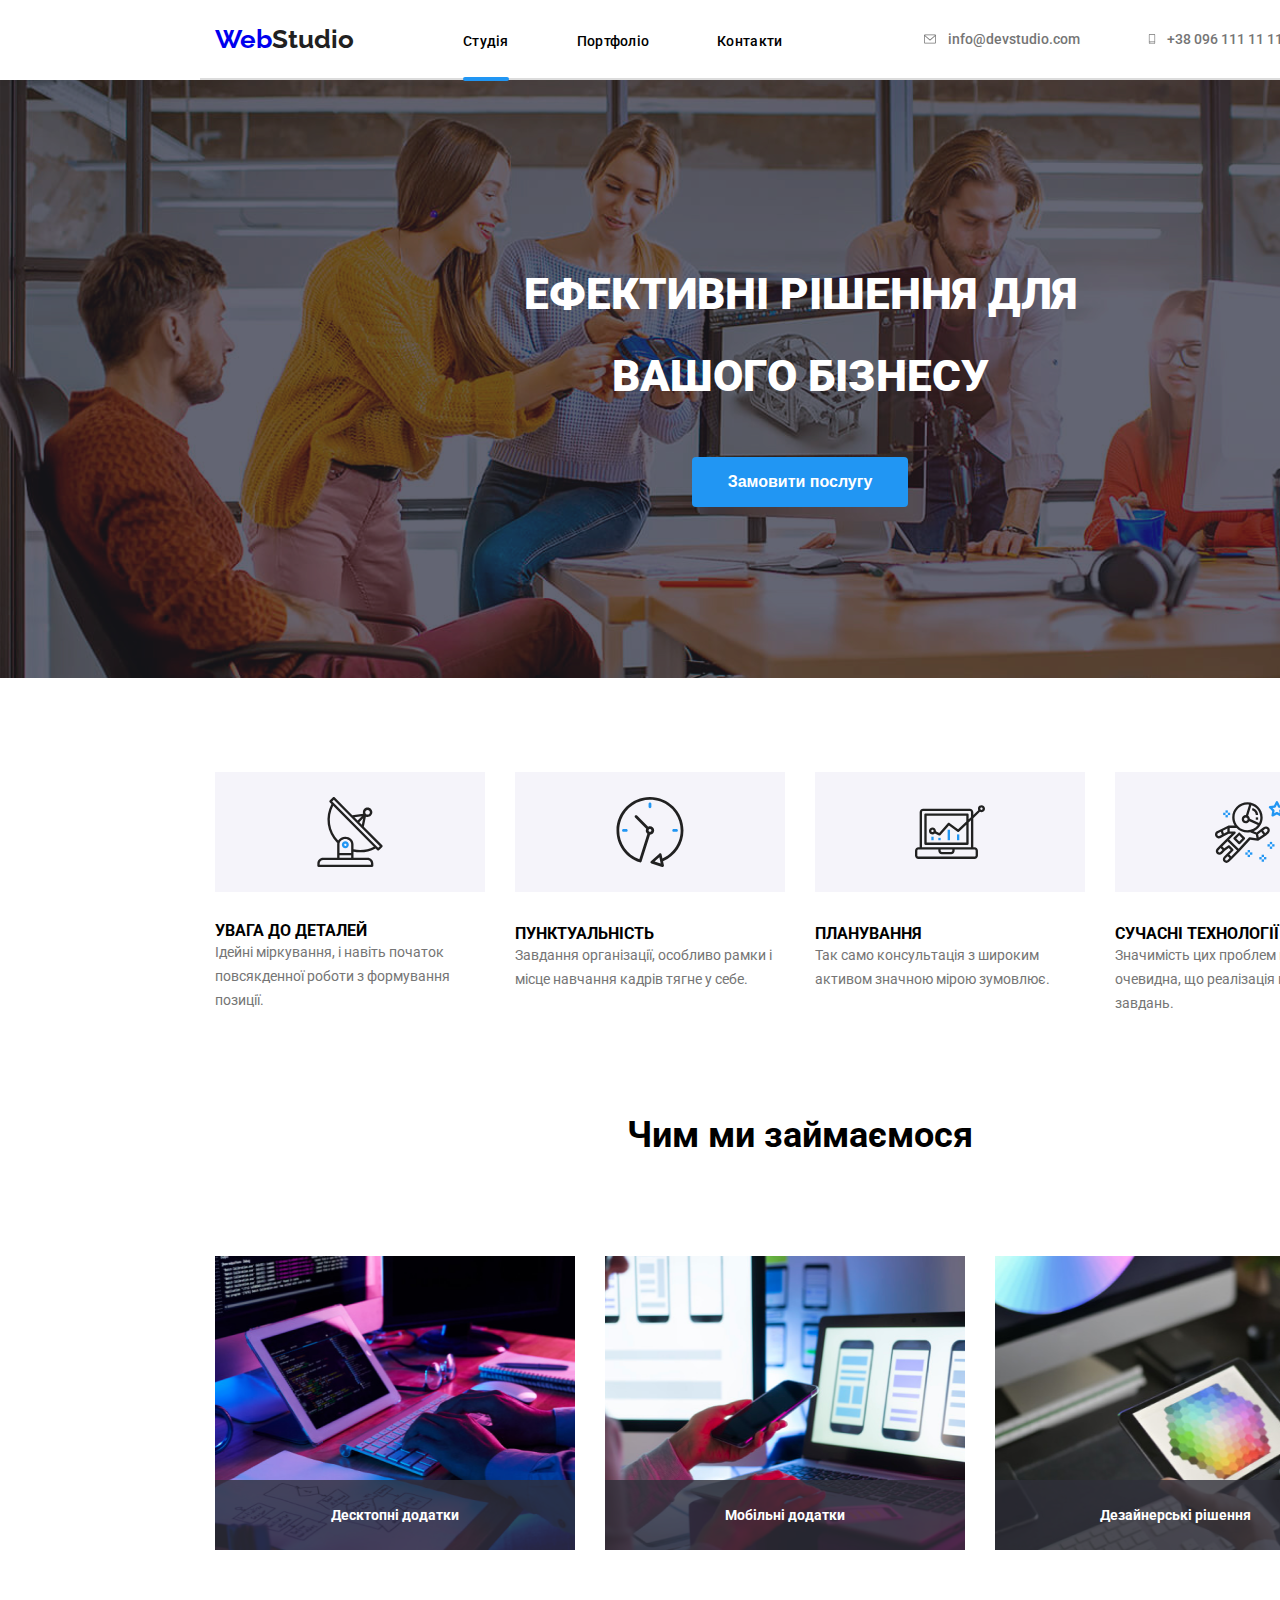
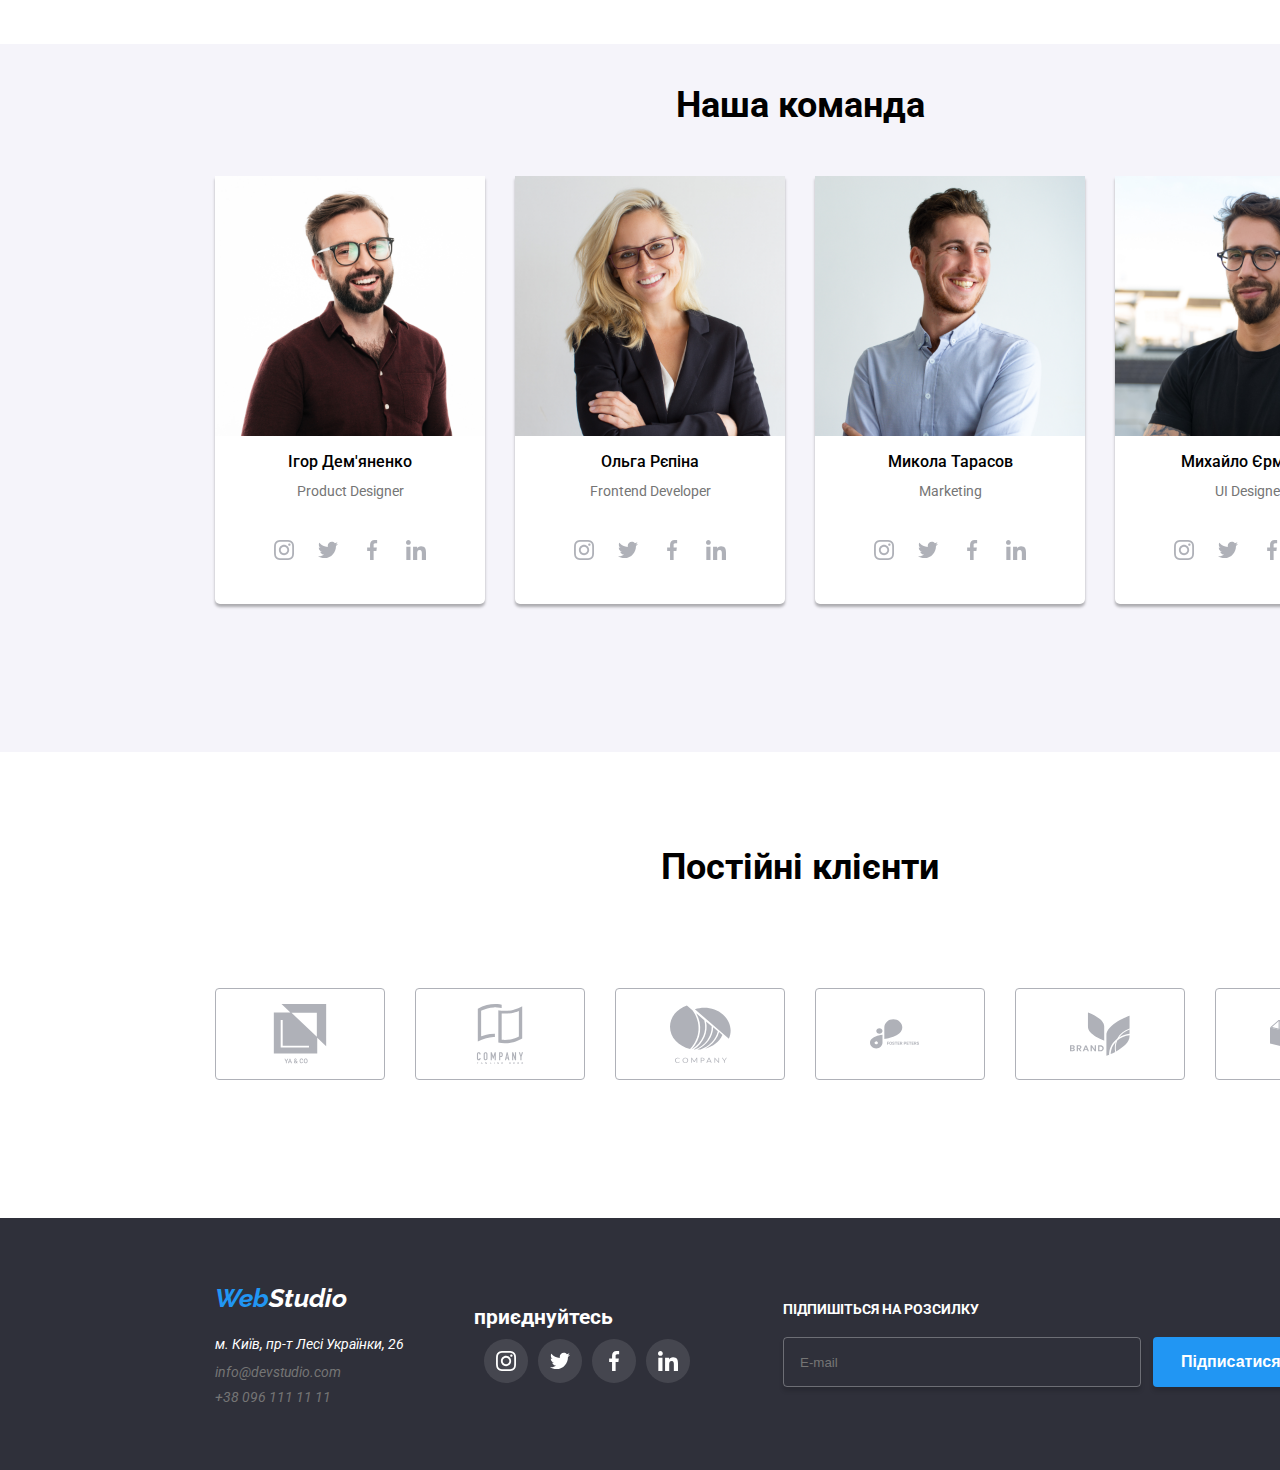
<file: index.html>
<!DOCTYPE html>
<html lang="uk">

<head>
  <meta charset="UTF-8" />
  <meta name="viewport" content="width=device-width, initial-scale=1.0" />
  <title>ДЗ 31</title>
  <link rel="preconnect" href="https://fonts.googleapis.com" />
  <link rel="preconnect" href="https://fonts.gstatic.com" crossorigin />
  <link
    href="https://fonts.googleapis.com/css2?family=Raleway:ital,wght@0,700;1,700&family=Roboto:wght@400;500;700;900&display=swap"
    rel="stylesheet" />
  <link rel="stylesheet" href="https://cdnjs.cloudflare.com/ajax/libs/animate.css/4.1.1/animate.min.css" />
  <link rel="stylesheet" href="./css/main.min.css">
</head>
<body>
  <header class="header">
    <div class="container header-flex">
      <nav class="header-navigation">
        <a class="header-logo" href="./portfolio.html">Web<span class="studio">Studio</span></a>
        <ul class="header-nav-list">
          <li class="header-nav-item">
            <a class="header-nav-link current" href="./index.html">Студія</a>
          </li>
          <li class="header-nav-item">
            <a class="header-nav-link" href="./portfolio.html">Портфоліо</a>
          </li>
          <li class="header-nav-item">
            <a class="header-nav-link" href="./portfolio.html">Контакти</a>
          </li>
        </ul>
      </nav>
      <ul class="header-contact-list">
        <li class="header-contact-item">
          <svg class="contact-item" width="16" height="12">
            <use href="./img/sprite.svg#icon-gmail"></use>
          </svg>
          <a class="header-contact-link" href="mailto:info@devstudio.com">info@devstudio.com</a>
        </li>
        <li class="header-contact-item">
          <svg class="contact-item" width="10" height="16">
            <use href="./img/sprite.svg#icon-smartphone"></use>
          </svg>
          <a class="header-contact-link" href="tel:+380961111111">+38 096 111 11 11</a>
        </li>
      </ul>
    </div>
  </header>
  <main class="main">
    <section class="hero">
      <div class="container hero-flex">
        <h2 class="hero-title">
          ЕФЕКТИВНІ РІШЕННЯ ДЛЯ <span class="business">ВАШОГО БІЗНЕСУ</span>
        </h2>
        <button type="button" class="hero-btn btn-open" data-open-modal>
          Замовити послугу
        </button>
      </div>
    </section>
    <section class="advantages">
      <div class="container">
        <ul class="advantages-list">
          <li class="advantages-item-antenna">
            <h3 class="advantages-headline">УВАГА ДО ДЕТАЛЕЙ</h3>
            <p class="advantages-text">
              Ідейні міркування, і навіть початок повсякденної роботи з
              формування позиції.
            </p>
          </li>
          <li class="advantages-item-clock">
            <h3 class="advantages-headline">ПУНКТУАЛЬНІСТЬ</h3>
            <p class="advantages-text">
              Завдання організації, особливо рамки і місце навчання кадрів
              тягне у себе.
            </p>
          </li>
          <li class="advantages-item-computer">
            <h3 class="advantages-headline">ПЛАНУВАННЯ</h3>
            <p class="advantages-text">
              Так само консультація з широким активом значною мірою зумовлює.
            </p>
          </li>
          <li class="advantages-item-astronaut">
            <h3 class="advantages-headline">СУЧАСНІ ТЕХНОЛОГІЇ</h3>
            <p class="advantages-text">
              Значимість цих проблем настільки очевидна, що реалізація
              планових завдань.
            </p>
          </li>
        </ul>
      </div>
    </section>
    <section class="examples">
      <div class="container">
        <h2 class="examples-headline">Чим ми займаємося</h2>
        <ul class="examples-list">
          <li class="examples-item">
            <div class="example-item-wrapp">
              <img src="./img/work.png" alt="програмування" class="examples-img" width="200" />
              <div class="example-item-wrapp-text">Десктопні додатки</div>
            </div>
          </li>
          <li class="examples-item">
            <div class="example-item-wrapp">
              <img src="./img/design.png" alt="дизайн" class="examples-img" width="200" />
              <div class="example-item-wrapp-text">Мобільні додатки</div>
            </div>
          </li>
          <li class="examples-item">
            <div class="example-item-wrapp">
              <img src="./img/colour.png" alt="огляд" class="examples-img" width="200" />
              <div class="example-item-wrapp-text">Дезайнерські рішення</div>
            </div>
          </li>
        </ul>
      </div>
    </section>
    <section class="team">
      <div class="container team-flex">
        <h2 class="team-headline-title">Наша команда</h2>
        <ul class="team-list">
          <li class="team-item">
            <figure class="team-examples">
              <img src="./img/igor.png" alt="Ігор Дем'яненко" class="team-img" width="200" />
              <figcaption class="team-signature">
                <h3 class="team-name">Ігор Дем'яненко</h3>
                <p class="team-text">Product Designer</p>
              </figcaption>
              <ul class="team-social-list">
                <li class="team-social-item">
                  <a class="team-social-link" href="#1">
                    <svg class="team-social-icon" width="20" height="20">
                      <use href="./img/sprite.svg#icon-instagram"></use>
                    </svg>
                  </a>
                </li>
                <li class="team-social-item">
                  <a class="team-social-link" href="#1">
                    <svg class="team-social-icon" width="20" height="20">
                      <use href="./img/sprite.svg#icon-twitter"></use>
                    </svg>
                  </a>
                </li>
                <li class="team-social-item">
                  <a class="team-social-link" href="#1">
                    <svg class="team-social-icon" width="20" height="20">
                      <use href="./img/sprite.svg#icon-facebook"></use>
                    </svg>
                  </a>
                </li>
                <li class="team-social-item">
                  <a class="team-social-link" href="#1">
                    <svg class="team-social-icon" width="20" height="20">
                      <use href="./img/sprite.svg#icon-linkedin"></use>
                    </svg>
                  </a>
                </li>
              </ul>
            </figure>
          </li>
          <li class="team-item">
            <figure class="team-examples">
              <img src="./img/olga.png" alt="Ольга Рєпіна" class="team-img" width="200" />
              <figcaption class="team-signature">
                <h3 class="team-name">Ольга Рєпіна</h3>
                <p class="team-text">Frontend Developer</p>
              </figcaption>
              <ul class="team-social-list">
                <li class="team-social-item">
                  <a class="team-social-link" href="#1">
                    <svg class="team-social-icon" width="20" height="20">
                      <use href="./img/sprite.svg#icon-instagram"></use>
                    </svg>
                  </a>
                </li>
                <li class="team-social-item">
                  <a class="team-social-link" href="#1">
                    <svg class="team-social-icon" width="20" height="20">
                      <use href="./img/sprite.svg#icon-twitter"></use>
                    </svg>
                  </a>
                </li>
                <li class="team-social-item">
                  <a class="team-social-link" href="#1">
                    <svg class="team-social-icon" width="20" height="20">
                      <use href="./img/sprite.svg#icon-facebook"></use>
                    </svg>
                  </a>
                </li>
                <li class="team-social-item">
                  <a class="team-social-link" href="#1">
                    <svg class="team-social-icon" width="20" height="20">
                      <use href="./img/sprite.svg#icon-linkedin"></use>
                    </svg>
                  </a>
                </li>
              </ul>
            </figure>
          </li>
          <li class="team-item">
            <figure class="team-examples">
              <img src="./img/mykola.png" alt="Микола Тарасов" class="team-img" width="200" />
              <figcaption class="team-signature">
                <h3 class="team-name">Микола Тарасов</h3>
                <p class="team-text">Marketing</p>
              </figcaption>
              <ul class="team-social-list">
                <li class="team-social-item">
                  <a class="team-social-link" href="#1">
                    <svg class="team-social-icon" width="20" height="20">
                      <use href="./img/sprite.svg#icon-instagram"></use>
                    </svg>
                  </a>
                </li>
                <li class="team-social-item">
                  <a class="team-social-link" href="#1">
                    <svg class="team-social-icon" width="20" height="20">
                      <use href="./img/sprite.svg#icon-twitter"></use>
                    </svg>
                  </a>
                </li>
                <li class="team-social-item">
                  <a class="team-social-link" href="#1">
                    <svg class="team-social-icon" width="20" height="20">
                      <use href="./img/sprite.svg#icon-facebook"></use>
                    </svg>
                  </a>
                </li>
                <li class="team-social-item">
                  <a class="team-social-link" href="#1">
                    <svg class="team-social-icon" width="20" height="20">
                      <use href="./img/sprite.svg#icon-linkedin"></use>
                    </svg>
                  </a>
                </li>
              </ul>
            </figure>
          </li>
          <li class="team-item">
            <figure class="team-examples">
              <img src="./img/mykhailo.png" alt="Михайло Єрмаков" class="team-img" width="200" />
              <figcaption class="team-signature">
                <h3 class="team-name">Михайло Єрмаков</h3>
                <p class="team-text">UI Designer</p>
              </figcaption>
              <ul class="team-social-list">
                <li class="team-social-item">
                  <a class="team-social-link" href="#1">
                    <svg class="team-social-icon" width="20" height="20">
                      <use href="./img/sprite.svg#icon-instagram"></use>
                    </svg>
                  </a>
                </li>
                <li class="team-social-item">
                  <a class="team-social-link" href="#1">
                    <svg class="team-social-icon" width="20" height="20">
                      <use href="./img/sprite.svg#icon-twitter"></use>
                    </svg>
                  </a>
                </li>
                <li class="team-social-item">
                  <a class="team-social-link" href="#1">
                    <svg class="team-social-icon" width="20" height="20">
                      <use href="./img/sprite.svg#icon-facebook"></use>
                    </svg>
                  </a>
                </li>
                <li class="team-social-item">
                  <a class="team-social-link" href="#1">
                    <svg class="team-social-icon" width="20" height="20">
                      <use href="./img/sprite.svg#icon-linkedin"></use>
                    </svg>
                  </a>
                </li>
              </ul>
            </figure>
          </li>
        </ul>
      </div>
    </section>
    <section class="regular-customers">
      <h2 class="regular-customers-title">Постійні клієнти</h2>
      <ul class="regular-customers-list">
        <li class="regular-customers-item">
          <svg class="regular-customers-icon" width="100" height="60">
            <use href="./img/sprite.svg#icon-yago"></use>
          </svg>
        </li>
        <li class="regular-customers-item">
          <svg class="regular-customers-icon" width="100" height="60">
            <use href="./img/sprite.svg#icon-tagline"></use>
          </svg>
        </li>
        <li class="regular-customers-item">
          <svg class="regular-customers-icon" width="100" height="60">
            <use href="./img/sprite.svg#icon-company"></use>
          </svg>
        </li>
        <li class="regular-customers-item">
          <svg class="regular-customers-icon" width="100" height="60">
            <use href="./img/sprite.svg#icon-fosterpeters"></use>
          </svg>
        </li>
        <li class="regular-customers-item">
          <svg class="regular-customers-icon" width="100" height="60">
            <use href="./img/sprite.svg#icon-brand"></use>
          </svg>
        </li>
        <li class="regular-customers-item">
          <svg class="regular-customers-icon" width="100" height="60">
            <use href="./img/sprite.svg#icon-taglinecpmpany"></use>
          </svg>
        </li>
      </ul>
    </section>
  </main>
  <footer class="footer">
    <div class="container footer-flex">
      <address class="footer-adress">
        <a class="footer-link" href="./portfolio.html">Web<span class="footer-studio">Studio</span></a>
        <ul class="footer-list">
          <li class="footer-item">
            <p class="footer-item-text">м. Київ, пр-т Лесі Українки, 26</p>
          </li>
          <li class="footer-item-text-two">
            <a class="footer-info" href="mailto:info@devstudio.com">info@devstudio.com</a>
          </li>
          <li class="footer-item-text-two">
            <a class="footer-info" href="tel:+380961111111">+38 096 111 11 11</a>
          </li>
        </ul>
      </address>
      <div class="div">
        <h2 class="footer-title">приєднуйтесь</h2>
        <ul class="footer-social">
          <li class="footer-social-item">
            <a class="footer-social-link" href="#1">
              <svg class="footer-social-icon" width="20" height="20">
                <use href="./img/sprite.svg#icon-instagram"></use>
              </svg>
            </a>
          </li>
          <li class="footer-social-item">
            <a class="footer-social-link" href="#1">
              <svg class="footer-social-icon" width="20" height="20">
                <use href="./img/sprite.svg#icon-twitter"></use>
              </svg>
            </a>
          </li>
          <li class="footer-social-item">
            <a class="footer-social-link" href="#1">
              <svg class="footer-social-icon" width="20" height="20">
                <use href="./img/sprite.svg#icon-facebook"></use>
              </svg>
            </a>
          </li>
          <li class="footer-social-item">
            <a class="footer-social-link" href="#1">
              <svg class="footer-social-icon" width="20" height="20">
                <use href="./img/sprite.svg#icon-linkedin"></use>
              </svg>
            </a>
          </li>
        </ul>
      </div>
      <div class="footer-subscribe">
        <form action="" class="footer-subscribe-form">
          <label class="footer-subscribe-label">
            <span>Підпишіться на розсилку</span>
            <input class="footer-subscribe-input" type="email" required placeholder="E-mail" />
          </label>
          <div class="subscribe-btn-wrapp">
            <button class="footer-subscribe-btn">Підписатися</button>
            <svg class="footer-subscribe-icon">
              <use href="./img/sprite.svg#icon-send"></use>
            </svg>
          </div>
        </form>
      </div>
    </div>
    </div>
  </footer>
  <div class="backdrop is-hidden" data-modal>
    <div class="modal">
      <button class="btn modal-close-btn" data-close-modal>
        <svg class="modal-close-icon" width="18" height="18">
          <use href="./img/sprite.svg#close-icon"></use>
        </svg>
      </button>
      <p class="modal-title">Залиште свої дані, ми вам передзвонимо</p>
      <form class="modal-form">
        <label class="modal-form-label">
          <span>Ім'я</span>
          <div class="form-input-wrapp">
            <input type="text" required class="modal-form-input" />
            <svg class="form-input-icon">
              <use href="./img/sprite.svg#icon-name"></use>
            </svg>
          </div>
        </label><label class="modal-form-label">
          <span>Телефон</span>
          <div class="form-input-wrapp">
            <input min="0" type="number" required class="modal-form-input" />
            <svg class="form-input-icon">
              <use href="./img/sprite.svg#icon-phone"></use>
            </svg>
          </div>
        </label>
        <label class="modal-form-label">
          <span>Пошта</span>
          <div class="form-input-wrapp">
            <input type="email" required class="modal-form-input" />
            <svg class="form-input-icon">
              <use href="./img/sprite.svg#icon-email"></use>
            </svg>
          </div>
        </label><label class="modal-form-label">
          <span>Коментар</span>
          <textarea class="modal-form-textarea" placeholder="Введіть текст"></textarea>
        </label>
        <label class="modal-form-label-checkbox">
          <input type="checkbox" required class="modal-form-checkbox" />
          <span>Погоджуюся з розсилкою та приймаю
            <a href="#!">Умови договору</a></span>
        </label>
        <button type="submit" class="modal-form-btn">Відправити</button>
      </form>
    </div>
  </div>
  <script src="./js/modal.js"></script>
</body>
</html>
</file>
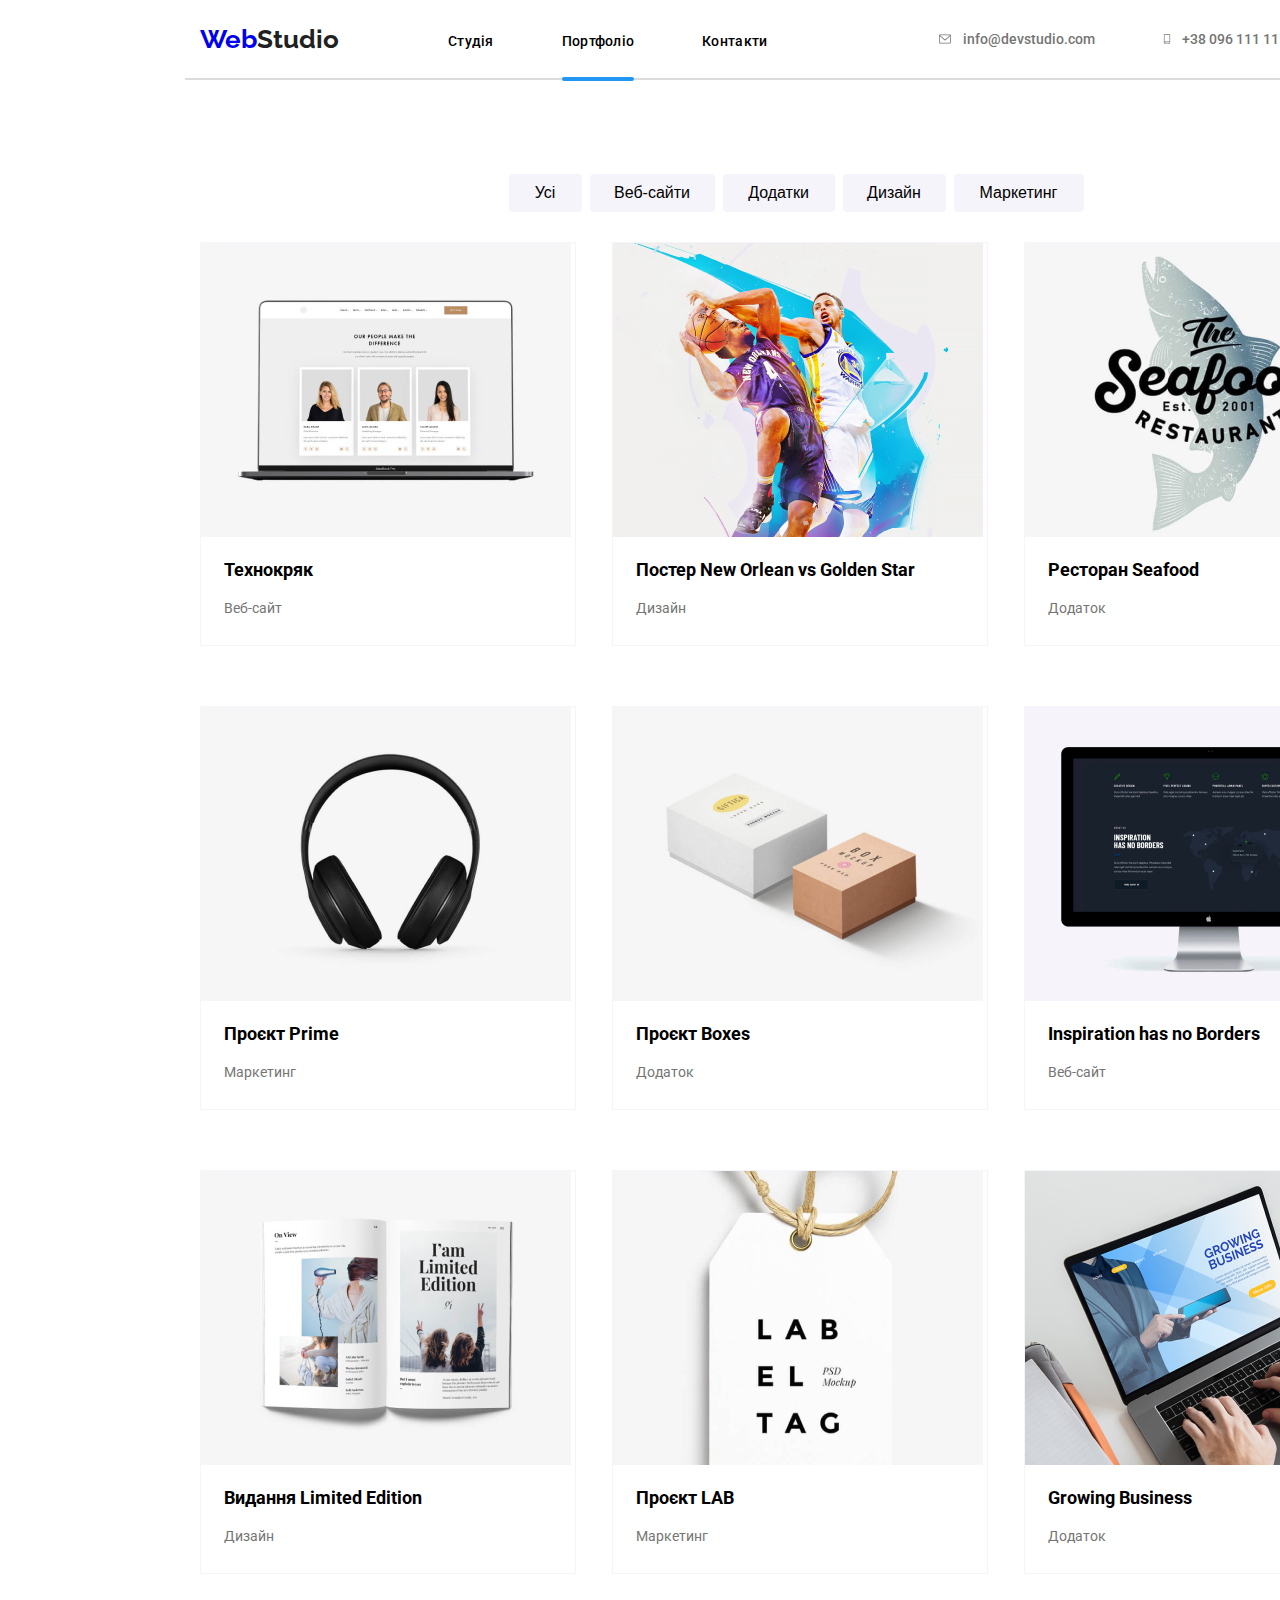
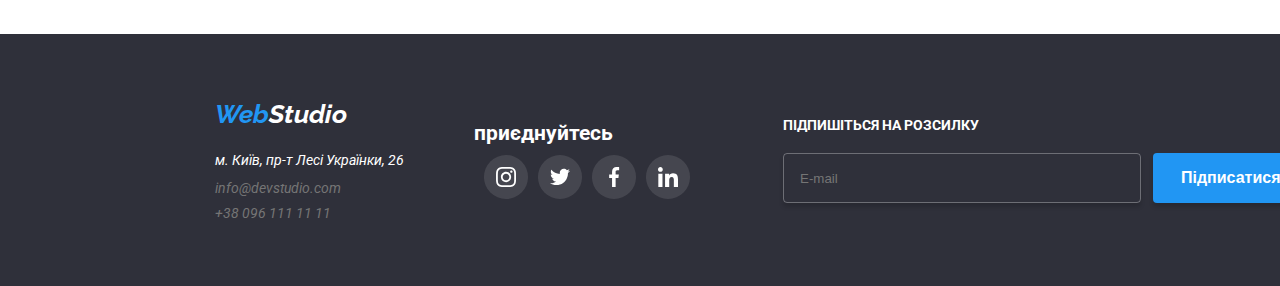
<file: portfolio.html>
<!DOCTYPE html>
<html lang="uk">

<head>
  <meta charset="UTF-8" />
  <meta name="viewport" content="width=device-width, initial-scale=1.0" />
  <title>ДЗ 31</title>
  <link rel="preconnect" href="https://fonts.googleapis.com" />
  <link rel="preconnect" href="https://fonts.gstatic.com" crossorigin />
  <link
    href="https://fonts.googleapis.com/css2?family=Raleway:ital,wght@0,700;1,700&family=Roboto:wght@400;500;700;900&display=swap"
    rel="stylesheet" />
  <link rel="stylesheet" href="https://cdnjs.cloudflare.com/ajax/libs/animate.css/4.1.1/animate.min.css" />
  <link rel="stylesheet" href="./css/main.min.css">
</head>

<body>
  <header class="header">
    <div class="container-two header-flex">
      <nav class="header-navigation">
        <a class="header-logo" href="./portfolio.html">Web<span class="studio">Studio</span></a>
        <ul class="header-nav-list">
          <li class="header-nav-item"><a class="header-nav-link" href="./index.html">Студія</a></li>
          <li class="header-nav-item"><a class="header-nav-link current" href="./portfolio.html">Портфоліо</a></li>
          <li class="header-nav-item"><a class="header-nav-link" href="./portfolio.html">Контакти</a></li>
        </ul>
      </nav>
      <ul class="header-contact-list">
        <li class="header-contact-item">
          <svg class="contact-item" width="16" height="12">
            <use href="./img/sprite.svg#icon-gmail"></use>
          </svg>
          <a class="header-contact-link" href="mailto:info@devstudio.com">info@devstudio.com</a>
        </li>
        <li class="header-contact-item">
          <svg class="contact-item" width="10" height="16">
            <use href="./img/sprite.svg#icon-smartphone"></use>
          </svg>
          <a class="header-contact-link" href="tel:+380961111111">+38 096 111 11 11</a>
        </li>
      </ul>
    </div>
  </header>
  <main>
    <section class="portfolio">
      <div class="container-two">
        <ul class="portfolio-filter-list">
          <li class="portfolio-filter-item">
            <button class="portfolio-filter-button one" type="button">Усі</button>
          </li>
          <li class="portfolio-filter-item">
            <button class="portfolio-filter-button two" type="button">Веб-сайти</button>
          </li>
          <li class="portfolio-filter-item">
            <button class="portfolio-filter-button three" type="button">Додатки</button>
          </li>
          <li class="portfolio-filter-item">
            <button class="portfolio-filter-button four" type="button">Дизайн</button>
          </li>
          <li class="portfolio-filter-item">
            <button class="portfolio-filter-button five" type="button">Маркетинг</button>
          </li>
        </ul>
        <ul class="portfolio-list">
          <li class="portfolio-item">
            <a class="portfolio-link" href="./img/img8.png">
              <div class="portfolio-overlay-box">
                <img src="./img/computer.png" alt="Огляд" class="portfolio-img" width="370" />
                <p class="portfolio-img-text">
                  Ресурс пропонує комплексні пропозиції з різним рівнем
                  функціоналу та сервісів. Все це дозволить відвідувачу
                  отримати вичерпні відомості про компанію чи приватну особу.
                </p>
              </div>
              <h2 class="portfolio-headline">Технокряк</h2>
              <p class="portfolio-text">Веб-сайт</p>
            </a>
          </li>
          <li class="portfolio-item">
            <a class="portfolio-link" href="./img/img9.png">
              <div class="portfolio-overlay-box">
                <img src="./img/sport.png" alt="Спорт" class="portfolio-img" width="370" />
                <p class="portfolio-img-text">
                  Ресурс пропонує комплексні пропозиції з різним рівнем
                  функціоналу та сервісів. Все це дозволить відвідувачу
                  отримати вичерпні відомості про компанію чи приватну особу.
                </p>
              </div>
              <h2 class="portfolio-headline">
                Постер New Orlean vs Golden Star
              </h2>
              <p class="portfolio-text">Дизайн</p>
            </a>
          </li>
          <li class="portfolio-item">
            <a class="portfolio-link" href="./img/img10.png">
              <div class="portfolio-overlay-box">
                <img src="./img/logo.png" alt="Емблема" class="portfolio-img" width="370" />
                <p class="portfolio-img-text">
                  Ресурс пропонує комплексні пропозиції з різним рівнем
                  функціоналу та сервісів. Все це дозволить відвідувачу
                  отримати вичерпні відомості про компанію чи приватну особу.
                </p>
              </div>
              <h2 class="portfolio-headline">Ресторан Seafood</h2>
              <p class="portfolio-text">Додаток</p>
            </a>
          </li>
          <li class="portfolio-item">
            <a class="portfolio-link" href="./img/img11.png">
              <div class="portfolio-overlay-box">
                <img src="./img/headphone.png" alt="Навушники" class="portfolio-img" width="370" />
                <p class="portfolio-img-text">
                  Ресурс пропонує комплексні пропозиції з різним рівнем
                  функціоналу та сервісів. Все це дозволить відвідувачу
                  отримати вичерпні відомості про компанію чи приватну особу.
                </p>
              </div>
              <h2 class="portfolio-headline">Проєкт Prime</h2>
              <p class="portfolio-text">Маркетинг</p>
            </a>
          </li>
          <li class="portfolio-item">
            <a class="portfolio-link" href="./img/img12.png">
              <div class="portfolio-overlay-box">
                <img src="./img/boxes.png" alt="Коробки" class="portfolio-img" width="370" />
                <p class="portfolio-img-text">
                  Ресурс пропонує комплексні пропозиції з різним рівнем
                  функціоналу та сервісів. Все це дозволить відвідувачу
                  отримати вичерпні відомості про компанію чи приватну особу.
                </p>
              </div>
              <h2 class="portfolio-headline">Проєкт Boxes</h2>
              <p class="portfolio-text">Додаток</p>
            </a>
          </li>
          <li class="portfolio-item">
            <a class="portfolio-link" href="./img/img13.png">
              <div class="portfolio-overlay-box">
                <img src="./img/screen.png" alt="Комп'ютер" class="portfolio-img" width="370" />
                <p class="portfolio-img-text">
                  Ресурс пропонує комплексні пропозиції з різним рівнем
                  функціоналу та сервісів. Все це дозволить відвідувачу
                  отримати вичерпні відомості про компанію чи приватну особу.
                </p>
              </div>
              <h2 class="portfolio-headline">Inspiration has no Borders</h2>
              <p class="portfolio-text">Веб-сайт</p>
            </a>
          </li>
          <li class="portfolio-item">
            <a class="portfolio-link" href="./img/img14.png">
              <div class="portfolio-overlay-box">
                <img src="./img/book.png" alt="Книга" class="portfolio-img" width="370" />
                <p class="portfolio-img-text">
                  Ресурс пропонує комплексні пропозиції з різним рівнем
                  функціоналу та сервісів. Все це дозволить відвідувачу
                  отримати вичерпні відомості про компанію чи приватну особу.
                </p>
              </div>
              <h2 class="portfolio-headline">Видання Limited Edition</h2>
              <p class="portfolio-text">Дизайн</p>
            </a>
          </li>
          <li class="portfolio-item">
            <a class="portfolio-link" href="./img/img15.png">
              <div class="portfolio-overlay-box">
                <img src="./img/tag.png" alt="Етикетка" class="portfolio-img" width="370" />
                <p class="portfolio-img-text">
                  Ресурс пропонує комплексні пропозиції з різним рівнем
                  функціоналу та сервісів. Все це дозволить відвідувачу
                  отримати вичерпні відомості про компанію чи приватну особу.
                </p>
              </div>
              <h2 class="portfolio-headline">Проєкт LAB</h2>
              <p class="portfolio-text">Маркетинг</p>
            </a>
          </li>
          <li class="portfolio-item">
            <a class="portfolio-link" href="./img/img16.png">
              <div class="portfolio-overlay-box">
                <img src="./img/write.png" alt="Робота" class="portfolio-img" width="370" />
                <p class="portfolio-img-text">
                  Ресурс пропонує комплексні пропозиції з різним рівнем
                  функціоналу та сервісів. Все це дозволить відвідувачу
                  отримати вичерпні відомості про компанію чи приватну особу.
                </p>
              </div>
              <h2 class="portfolio-headline">Growing Business</h2>
              <p class="portfolio-text">Додаток</p>
            </a>
          </li>
        </ul>
      </div>
    </section>
  </main>
  <footer class="footer">
    <div class="container footer-flex">
      <address class="footer-adress">
        <a class="footer-link" href="./portfolio.html">Web<span class="footer-studio">Studio</span></a>
        <ul class="footer-list">
          <li class="footer-item">
            <p class="footer-item-text">м. Київ, пр-т Лесі Українки, 26</p>
          </li>
          <li class="footer-item-text-two">
            <a class="footer-info" href="mailto:info@devstudio.com">info@devstudio.com</a>
          </li>
          <li class="footer-item-text-two">
            <a class="footer-info" href="tel:+380961111111">+38 096 111 11 11</a>
          </li>
        </ul>
      </address>
      <div class="div">
        <h2 class="footer-title">приєднуйтесь</h2>
        <ul class="footer-social">
          <li class="footer-social-item">
            <a class="footer-social-link" href="#1">
              <svg class="footer-social-icon" width="20" height="20">
                <use href="./img/sprite.svg#icon-instagram"></use>
              </svg>
            </a>
          </li>
          <li class="footer-social-item">
            <a class="footer-social-link" href="#1">
              <svg class="footer-social-icon" width="20" height="20">
                <use href="./img/sprite.svg#icon-twitter"></use>
              </svg>
            </a>
          </li>
          <li class="footer-social-item">
            <a class="footer-social-link" href="#1">
              <svg class="footer-social-icon" width="20" height="20">
                <use href="./img/sprite.svg#icon-facebook"></use>
              </svg>
            </a>
          </li>
          <li class="footer-social-item">
            <a class="footer-social-link" href="#1">
              <svg class="footer-social-icon" width="20" height="20">
                <use href="./img/sprite.svg#icon-linkedin"></use>
              </svg>
            </a>
          </li>
        </ul>
      </div>
      <div class="footer-subscribe">
        <form action="" class="footer-subscribe-form">
          <label class="footer-subscribe-label">
            <span>Підпишіться на розсилку</span>
            <input class="footer-subscribe-input" type="email" required placeholder="E-mail" />
          </label>
          <div class="subscribe-btn-wrapp">
            <button class="footer-subscribe-btn">Підписатися</button>
            <svg class="footer-subscribe-icon">
              <use href="./img/sprite.svg#icon-send"></use>
            </svg>
          </div>
        </form>
      </div>
    </div>
    </div>
  </footer>
</body>

</html>
</file>
<file: css/main.min.css>
body{font-family:"Roboto",sans-serif;font-weight:400;font-size:14px;line-height:1.1428571429}.header-logo{font-family:"Raleway";font-weight:700;font-size:26px;line-height:1.1923076923}.header-nav-link{font-weight:500;line-height:1.1428571429;color:#000}.header-contact-link{font-weight:500;font-size:14px;line-height:1.1428571429;color:#757575}a:hover{color:#2196f3;-webkit-transition:all 1s;transition:all 1s}.hero-flex{text-align:center;width:1600px;height:598px}.hero-title{font-weight:900;font-size:44px;line-height:2.9318181818;color:#fff;padding-top:150px;padding-bottom:34px}.hero-btn{font-weight:700;font-size:16px;line-height:1.875;padding-top:19px;padding-bottom:20px;padding-left:33px;padding-right:33px}.hero-btn{height:50px;width:216px;margin-top:30px;background-color:#2196f3;border-radius:4px;color:#fff;padding:10px 20px;border:none;cursor:pointer}.hero-btn:hover{background-color:#114d7d;-webkit-transition:all 200ms;transition:all 200ms}.hero-button:active{background-color:#2196f3}.hero-btn:is(:hover,:focus){-webkit-animation:heartBeat;animation:heartBeat;-webkit-animation-duration:2s;animation-duration:2s}.business{display:block;line-height:34px}.advantages-headline{font-weight:700}.examples-headline{font-weight:700;font-size:36px;line-height:1.1666666667}.example-item-wrapp-text{font-weight:700;font-size:14;line-height:1.1428571429;color:#fff}.team-headline-title{font-weight:700;font-size:36px;line-height:1.1666666667}.team-name{font-weight:500;line-height:1.3571428571}.team-text{line-height:1.1875}.footer-link{font-family:"Raleway";font-weight:700;font-size:26px;line-height:1.1923076923}.footer-item-text{line-height:1.5}.header-contact-item{font-weight:500;line-height:1.1428571429}.header-item{font-weight:500;font-size:14px;line-height:1.1428571429}.portfolio-filter-button{font-weight:500;font-size:16px;line-height:1.625}.portfolio-headline{font-weight:700;font-size:18px;line-height:2;color:#000}.portfolio-text{line-height:2.1428571429;color:#757575}.footer-link{font-family:"Raleway";font-weight:700;font-size:26px;line-height:1.1923076923}.footer-item{line-height:1.5}.hero-button{margin-top:54px}.advantages-list{margin-top:94px}.examples{margin-top:94px}.team{margin-top:94px}.regular-customers-title{font-weight:700;font-size:36px;line-height:1.1666666667}.footer-title{font-weight:700;color:#fff}body{margin:auto;width:1600px;font-family:"Roboto",sans-serif;font-weight:400;font-size:14px;line-height:1.1428571429}.container{width:1200px;height:100%;padding-left:15px;padding-right:15px;margin-left:auto;margin-right:auto}.backdrop{position:fixed;top:0;left:0;width:100%;height:100%;background-color:rgba(0,0,0,.5);opacity:1}.backdrop.is-hidden{opacity:0;pointer-events:none}.no-scroll{overflow:hidden}.modal{position:absolute;top:50%;left:50%;width:528px;height:581px;padding:40px;background-color:#fff;-webkit-transform:translate(-50%, -50%);-ms-transform:translate(-50%, -50%);transform:translate(-50%, -50%);-webkit-transition:-webkit-transform var(--duration) var(--cubic);transition:-webkit-transform var(--duration) var(--cubic);transition:transform var(--duration) var(--cubic);transition:transform var(--duration) var(--cubic), -webkit-transform var(--duration) var(--cubic)}.backdrop.is-hidden .modal{-webkit-transform:translate(-50%, -50%) scale(0);-ms-transform:translate(-50%, -50%) scale(0);transform:translate(-50%, -50%) scale(0)}.backdrop .modal{-webkit-transform:translate(-50%, -50%) scale(1);-ms-transform:translate(-50%, -50%) scale(1);transform:translate(-50%, -50%) scale(1)}.modal-title{margin-bottom:14px;text-align:center;font-size:20px;font-weight:700;line-height:1.15}.modal-close-btn{position:absolute;display:-webkit-box;display:-ms-flexbox;display:flex;-webkit-box-align:center;-ms-flex-align:center;align-items:center;-webkit-box-pack:center;-ms-flex-pack:center;justify-content:center;top:8px;right:8px;width:30px;height:30px;border-radius:50%;border:1px solid rgba(0,0,0,.1)}.modal-close-btn:is(:hover,:focus)>.modal-close-icon{fill:#2196f3}.modal-close-icon{fill:#212121}.form-input-icon{fill:#000}.modal-form{display:-webkit-box;display:-ms-flexbox;display:flex;-webkit-box-orient:vertical;-webkit-box-direction:normal;-ms-flex-direction:column;flex-direction:column;gap:10px}.modal-form-label{display:-webkit-box;display:-ms-flexbox;display:flex;-webkit-box-orient:vertical;-webkit-box-direction:normal;-ms-flex-direction:column;flex-direction:column}.modal-form-label>span{margin-bottom:4px;color:#757575;font-weight:400}.modal-form-input{height:40px;width:100%;padding-left:42px;border:1px solid rgba(33,33,33,.2);border-radius:4px}.modal-form-input:is(:hover,:focus),.modal-form-input:is(:hover,:focus)+.form-input-icon{border-color:#2196f3;fill:#2196f3}.form-input-wrapp{position:relative}.form-input-icon{position:absolute;left:13px;top:25%;width:18px;height:18px}.modal-form-textarea{width:100%;height:120px;margin-bottom:10px;padding:12px 16px;border:1px solid rgba(33,33,33,.2);border-radius:4px;outline:none;resize:none;font-family:Roboto,sans-serif;font-size:12px;font-weight:400;line-height:14px}.modal-form-textarea:is(:hover,:focus){border-color:#2196f3}.modal-form-label-checkbox{display:-webkit-box;display:-ms-flexbox;display:flex;-webkit-box-align:center;-ms-flex-align:center;align-items:center;margin:0 auto 20px}.modal-form-label-checkbox>span{color:#757575}.modal-form-label-checkbox a{color:#2196f3}.modal-form-checkbox{border:1px solid #212121}.modal-form-btn{width:200px;height:50px;margin:0 auto;color:#fff;background-color:#2196f3;border-radius:4px;-webkit-box-shadow:0px 4px 4px 0px rgba(0,0,0,.15);box-shadow:0px 4px 4px 0px rgba(0,0,0,.15)}.modal-form-btn:hover{background-color:#114d7d;-webkit-transition:all 200ms;transition:all 200ms}.modal-form-btn:active{background-color:#2196f3}.modal-form-btn:is(:hover,:focus){-webkit-animation:wobble;animation:wobble;-webkit-animation-duration:2s;animation-duration:2s}*,*::before,*::after{-webkit-box-sizing:border-box;box-sizing:border-box}p,h1,h2,h3,h4,h5,h6{margin:0;padding:0}ul,ol{margin:0;padding:0;list-style:none}img{display:block;max-width:100%;height:auto}a{text-decoration:none}figure{margin:0}input{outline:none}button{border:none;cursor:pointer}.header-flex{display:-webkit-box;display:-ms-flexbox;display:flex;-webkit-box-pack:justify;-ms-flex-pack:justify;justify-content:space-between;-webkit-box-align:center;-ms-flex-align:center;align-items:center;border-bottom:2px solid #dcdcdc}.header-navigation{display:-webkit-box;display:-ms-flexbox;display:flex}.header-contact-list{display:-webkit-box;display:-ms-flexbox;display:flex}.header-nav-item,.header-contact-item{margin-left:15px}.header-nav-item:is(:hover,:focus){-webkit-animation:pulse;animation:pulse;-webkit-animation-duration:1s;animation-duration:1s}.header-nav-link:is(:hover,:focus){-webkit-animation:pulse;animation:pulse;-webkit-animation-duration:1s;animation-duration:1s}.header-logo{margin-right:auto}.studio{color:#212121}.header-nav-list{display:-webkit-box;display:-ms-flexbox;display:flex;margin-top:9px;margin-left:94px;padding-right:px}.header-nav-link{margin-right:53px}.header-logo{margin:auto}.header{height:80px}.header-contact-list{margin-right:50px}.header-contact-link{margin-right:52px}.header-contact-item{padding:15,0;display:-webkit-box;display:-ms-flexbox;display:flex;-webkit-box-align:center;-ms-flex-align:center;align-items:center;gap:10px}.header-contact-item:is(:hover,:focus) .contact-item{fill:#2196f3;-webkit-transition:all 1s;transition:all 1s}.header-contact-item:is(:hover,:focus){-webkit-animation:pulse;animation:pulse;-webkit-animation-duration:1s;animation-duration:1s}.contact-item{fill:#757575}.contact-icon{fill:#757575;-webkit-transition:color var(--duration) var(--cubic);transition:color var(--duration) var(--cubic)}.header-nav-link{position:relative;color:inherit;padding:32px 0;letter-spacing:.02em;-webkit-transition:color var(--duration) var(--cubic);transition:color var(--duration) var(--cubic)}.header-nav-link.current::after{content:" ";position:absolute;display:block;bottom:0;width:100%;height:4px;border-radius:2px;background-color:#2196f3}.header-nav-link::before{content:" ";position:absolute;display:block;bottom:0;width:100%;height:4px;border-radius:2px;background-color:#2196f3;-webkit-transform:scaleX(0);-ms-transform:scaleX(0);transform:scaleX(0);-webkit-transition:-webkit-transform var(--duration) var(--cubic);transition:-webkit-transform var(--duration) var(--cubic);transition:transform var(--duration) var(--cubic);transition:transform var(--duration) var(--cubic), -webkit-transform var(--duration) var(--cubic)}.header-nav-link:is(:hover,:focus)::before{-webkit-transform:scaleX(1);-ms-transform:scaleX(1);transform:scaleX(1);-webkit-transition:-webkit-transform var(--duration) var(--cubic);transition:-webkit-transform var(--duration) var(--cubic);transition:transform var(--duration) var(--cubic);transition:transform var(--duration) var(--cubic), -webkit-transform var(--duration) var(--cubic)}.hero{width:1600px;height:598px;margin:0 auto;background-image:-webkit-gradient(linear, left top, right top, from(rgba(0, 0, 0, 0.5)), to(rgba(255, 255, 255, 0.5)));background-image:linear-gradient(to right, rgba(0, 0, 0, 0.5), rgba(255, 255, 255, 0.5));background-image:url(../img/people.png);background-repeat:no-repeat}.hero-flex{text-align:center;width:1600px;height:598px}.hero-title{font-weight:900;font-size:44px;line-height:2.9318181818;color:#fff;padding-top:150px;padding-bottom:34px}.hero-btn{font-weight:700;font-size:16px;line-height:1.875;padding-top:19px;padding-bottom:20px;padding-left:33px;padding-right:33px}.hero-btn{height:50px;width:216px;margin-top:30px;background-color:#2196f3;border-radius:4px;color:#fff;padding:10px 20px;border:none;cursor:pointer}.hero-btn:hover{background-color:#114d7d;-webkit-transition:all 200ms;transition:all 200ms}.hero-button:active{background-color:#2196f3}.hero-btn:is(:hover,:focus){-webkit-animation:heartBeat;animation:heartBeat;-webkit-animation-duration:2s;animation-duration:2s}.advantages{height:248px;margin-bottom:94px}.advantages-list{display:-webkit-box;display:-ms-flexbox;display:flex}.advantages-text{width:100%;line-height:1.71}.advantages-text{color:#757575}.advantages-list{gap:30px}.advantages-item-antenna::before{content:" ";display:-webkit-box;display:-ms-flexbox;display:flex;width:270px;height:120px;margin-bottom:30px;background-color:#f5f4fa;background-image:url(../img/antenna.svg);background-repeat:no-repeat}.advantages-item-clock::before{content:" ";display:inline-block;width:270px;height:120px;margin-bottom:30px;background-color:#f5f4fa;background-image:url(../img/clock.svg);background-repeat:no-repeat}.advantages-item-computer::before{content:" ";display:inline-block;width:270px;height:120px;margin-bottom:30px;background-color:#f5f4fa;background-image:url(../img/computer.svg);background-repeat:no-repeat}.advantages-item-astronaut::before{content:" ";display:inline-block;width:270px;height:120px;margin-bottom:30px;background-color:#f5f4fa;background-image:url(../img/astronaut.svg);background-repeat:no-repeat}.examples{text-align:center;margin-bottom:94px}.examples-list{display:-webkit-box;display:-ms-flexbox;display:flex;-webkit-box-pack:center;-ms-flex-pack:center;justify-content:center;margin-top:50px;position:relative}.examples-item{margin-right:30px;position:relative}.examples-img{margin-top:50px;margin-right:30px;width:370px;height:294px}.examples-item-wrapp{display:-webkit-box;display:-ms-flexbox;display:flex;position:relative}.example-item-wrapp-text{position:absolute;bottom:0;background-color:rgba(47,48,58,.8);width:100%;height:70px;display:-webkit-box;display:-ms-flexbox;display:flex;-webkit-box-align:center;-ms-flex-align:center;align-items:center;-webkit-box-pack:center;-ms-flex-pack:center;justify-content:center}.team{height:708px;width:1600px;margin:auto;background-color:#f5f4fa}.team-flex{display:-webkit-box;display:-ms-flexbox;display:flex;-webkit-box-orient:vertical;-webkit-box-direction:normal;-ms-flex-direction:column;flex-direction:column;-webkit-box-pack:center;-ms-flex-pack:center;justify-content:center;-webkit-box-align:center;-ms-flex-align:center;align-items:center;height:600px;background-color:var(--team-color)}.team-list{display:-webkit-box;display:-ms-flexbox;display:flex;gap:30px}.team-item{display:-webkit-box;display:-ms-flexbox;display:flex;-webkit-box-orient:vertical;-webkit-box-direction:normal;-ms-flex-direction:column;flex-direction:column;-webkit-box-align:center;-ms-flex-align:center;align-items:center;text-align:center;margin-top:50px}.team-img{margin-bottom:15px;height:260px;width:270px}.team-text{margin-top:10px;color:#757575;margin-bottom:28px}.team-examples{height:428px;width:270px;background-color:#fff;-webkit-box-shadow:0 3px 3px rgba(0,0,0,.3);box-shadow:0 3px 3px rgba(0,0,0,.3);border-bottom-left-radius:5px;border-bottom-right-radius:5px}.team-social-list{display:-webkit-box;display:-ms-flexbox;display:flex;-webkit-box-pack:center;-ms-flex-pack:center;justify-content:center}.team-social-link{display:-webkit-box;display:-ms-flexbox;display:flex;-webkit-box-align:center;-ms-flex-align:center;align-items:center;-webkit-box-pack:center;-ms-flex-pack:center;justify-content:center;width:100%;height:100%}.team-social-item{height:44px;width:44px;border-radius:50px;-webkit-transition:background-color var(--duration) var(--cubic);transition:background-color var(--duration) var(--cubic)}.team-social-item:is(:hover,:focus){background-color:#2196f3;-webkit-transition:all 1.5s;transition:all 1.5s}.team-social-item:is(:hover,:focus) .team-social-icon{fill:#fff}.team-social-icon{fill:#afb1b8}.team-social-icon{-webkit-transition:fill var(--duration) var(--cubic);transition:fill var(--duration) var(--cubic)}.regular-customers{height:372px;width:1600px;margin:0 auto}.regular-customers-title{display:-webkit-box;display:-ms-flexbox;display:flex;-webkit-box-align:center;-ms-flex-align:center;align-items:center;-webkit-box-pack:center;-ms-flex-pack:center;justify-content:center;margin-top:94px}.regular-customers-list{margin:auto;display:-webkit-box;display:-ms-flexbox;display:flex;-webkit-box-pack:center;-ms-flex-pack:center;justify-content:center;margin-top:100px;gap:30px}.regular-customers-item{display:-webkit-box;display:-ms-flexbox;display:flex;-webkit-box-align:center;-ms-flex-align:center;align-items:center;-webkit-box-pack:center;-ms-flex-pack:center;justify-content:center;width:170px;height:92px;border:1px solid #afb1b8;border-radius:4px;cursor:pointer;-webkit-transition:border-color var(--duration) var(--cubic);transition:border-color var(--duration) var(--cubic)}.regular-customers-icon{fill:#afb1b8;-webkit-transition:fill var(--duration) var(--cubic);transition:fill var(--duration) var(--cubic)}.regular-customers-item:is(:hover,:focus) .regular-customers-icon{fill:#2196f3;-webkit-transition:all 1s;transition:all 1s}.regular-customers-item:hover{border-color:#2196f3;-webkit-transition:all 500ms;transition:all 500ms}.footer{width:1600px;height:252px;background-color:#2f303a;margin:auto}.footer-flex{display:-webkit-box;display:-ms-flexbox;display:flex}.footer-link{color:#2196f3}.footer-studio{color:#fff}.footer-item{margin-top:20px}.footer-item-text-two:is(:hover,:focus){-webkit-animation:pulse;animation:pulse;-webkit-animation-duration:1s;animation-duration:1s}.footer-item-text{color:#fff}.footer-item-text-two{margin-top:9px}.footer-info{color:#757575}.footer-flex{-webkit-box-align:center;-ms-flex-align:center;align-items:center}.footer-social{display:-webkit-box;display:-ms-flexbox;display:flex}.footer-adress{margin-right:70px}.footer-social-link{display:-webkit-box;display:-ms-flexbox;display:flex;-webkit-box-align:center;-ms-flex-align:center;align-items:center;-webkit-box-pack:center;-ms-flex-pack:center;justify-content:center;width:100%;height:100%}.footer-social-item{height:44px;width:44px;background-color:rgba(255,255,255,.11);border-radius:50px;margin-left:10px;-webkit-transition:background-color var(--duration) var(--cubic),color var(--duration) var(--cubic);transition:background-color var(--duration) var(--cubic),color var(--duration) var(--cubic)}.footer-social-item:is(:hover,:focus){background-color:#2196f3;border-radius:50px;-webkit-transform:scale(1.2);-ms-transform:scale(1.2);transform:scale(1.2)}.footer-social-item:is(:hover,:focus) .footer-social-icon{fill:#fff}.footer-social-icon{fill:#fff}.footer-title{margin-bottom:10px}.footer-social-wrapp{margin-bottom:40px}.footer-subscribe{margin-left:93px}.footer-subscribe-form{display:-webkit-box;display:-ms-flexbox;display:flex;-webkit-box-align:end;-ms-flex-align:end;align-items:end}.footer-subscribe-label{display:-webkit-box;display:-ms-flexbox;display:flex;-webkit-box-orient:vertical;-webkit-box-direction:normal;-ms-flex-direction:column;flex-direction:column}.footer-subscribe-label>span{margin-bottom:20px;text-transform:uppercase;color:#fff;font-size:14px;font-weight:700;line-height:1.1428571429}.footer-subscribe-input{width:358px;height:50px;padding:15px 16px;margin-right:12px;border:1px solid rgba(255,255,255,.3);border-radius:4px;-webkit-box-shadow:0px 4px 4px 0px rgba(0,0,0,.15);box-shadow:0px 4px 4px 0px rgba(0,0,0,.15);background-color:rgba(0,0,0,0);color:#757575}.subscribe-btn-wrapp{position:relative}.footer-subscribe-btn{width:200px;height:50px;padding:10px 28px;text-align:left;background-color:#2196f3;color:#fff;border-radius:4px;-webkit-box-shadow:0px 4px 4px 0px rgba(0,0,0,.15);box-shadow:0px 4px 4px 0px rgba(0,0,0,.15);font-size:16px;font-weight:700;line-height:1.875}.footer-subscribe-icon{position:absolute;right:28px;top:13px;width:24px;height:24px;fill:#fff}.footer-subscribe-btn:hover{background-color:#114d7d;-webkit-transition:all 200ms;transition:all 200ms}.footer-subscribe-btn:active{background-color:#2196f3}.footer-subscribe-btn:is(:hover,:focus){-webkit-animation:pulse;animation:pulse;-webkit-animation-duration:2s;animation-duration:2s}.container-two{width:1230px;height:100%;padding-left:15px;padding-right:15px;margin-left:auto;margin-right:auto}.portfolio{display:-webkit-box;display:-ms-flexbox;display:flex;margin-top:94px;-webkit-box-orient:vertical;-webkit-box-direction:normal;-ms-flex-direction:column;flex-direction:column;-webkit-box-align:center;-ms-flex-align:center;align-items:center}.portfolio-filter-list{display:-webkit-box;display:-ms-flexbox;display:flex;-webkit-box-pack:center;-ms-flex-pack:center;justify-content:center;padding:0}.portfolio-filter-item{margin-right:8px}.portfolio-filter-item:is(:hover,:focus){-webkit-animation:pulse;animation:pulse;-webkit-animation-duration:2s;animation-duration:2s}.portfolio-filter-button{background-color:#f5f4fa;border-radius:4px;border:none;padding:10px 20px;color:#000;cursor:pointer;-webkit-transition:background-color var(--duration) var(--cubic),color var(--duration) var(--cubic),-webkit-box-shadow var(--duration) var(--cubic);transition:background-color var(--duration) var(--cubic),color var(--duration) var(--cubic),-webkit-box-shadow var(--duration) var(--cubic);transition:background-color var(--duration) var(--cubic),color var(--duration) var(--cubic),box-shadow var(--duration) var(--cubic);transition:background-color var(--duration) var(--cubic),color var(--duration) var(--cubic),box-shadow var(--duration) var(--cubic),-webkit-box-shadow var(--duration) var(--cubic)}.portfolio-filter-button:hover{color:#fff;background-color:#2196f3;-webkit-box-shadow:0 3px 3px rgba(0,0,0,.3);box-shadow:0 3px 3px rgba(0,0,0,.3)}.portfolio-list{display:-webkit-box;display:-ms-flexbox;display:flex;-ms-flex-wrap:wrap;flex-wrap:wrap;-webkit-box-pack:justify;-ms-flex-pack:justify;justify-content:space-between;margin-top:30px}.portfolio-item{width:364px;height:404px;margin-bottom:60px;border:1px solid #f5f4fa;border-radius:none}.portfolio-item:hover{-webkit-box-shadow:0 3px 3px rgba(0,0,0,.3);box-shadow:0 3px 3px rgba(0,0,0,.3);-webkit-transition:.4s;transition:.4s}.portfolio-item:is(:hover,:focus){-webkit-animation:rubberBand;animation:rubberBand;-webkit-animation-duration:2s;animation-duration:2s}.portfolio-headline{margin-left:23px;margin-top:15px}.portfolio-text{margin-left:23px;margin-top:5px}.one{height:38px;width:73px;display:-webkit-box;display:-ms-flexbox;display:flex;-webkit-box-pack:center;-ms-flex-pack:center;justify-content:center;-webkit-box-align:center;-ms-flex-align:center;align-items:center}.two{height:38px;width:125px;display:-webkit-box;display:-ms-flexbox;display:flex;-webkit-box-pack:center;-ms-flex-pack:center;justify-content:center;-webkit-box-align:center;-ms-flex-align:center;align-items:center}.three{height:38px;width:112px;display:-webkit-box;display:-ms-flexbox;display:flex;-webkit-box-pack:center;-ms-flex-pack:center;justify-content:center;-webkit-box-align:center;-ms-flex-align:center;align-items:center}.four{height:38px;width:103px;display:-webkit-box;display:-ms-flexbox;display:flex;-webkit-box-pack:center;-ms-flex-pack:center;justify-content:center;-webkit-box-align:center;-ms-flex-align:center;align-items:center}.five{height:38px;width:130px;display:-webkit-box;display:-ms-flexbox;display:flex;-webkit-box-pack:center;-ms-flex-pack:center;justify-content:center;-webkit-box-align:center;-ms-flex-align:center;align-items:center}.portfolio-overlay-box{position:relative;overflow:hidden}.portfolio-img-text{position:absolute;left:0;top:0;width:100%;height:100%;padding:63px 24px;-webkit-transform:translateY(100%);-ms-transform:translateY(100%);transform:translateY(100%);-webkit-transition:-webkit-transform var(--duration) var(--cubic);transition:-webkit-transform var(--duration) var(--cubic);transition:transform var(--duration) var(--cubic);transition:transform var(--duration) var(--cubic), -webkit-transform var(--duration) var(--cubic);background-color:#2196f3;color:var(--fourth-color);font-size:18px;line-height:1.5555555556}.portfolio-item:is(:hover,:focus) .portfolio-img-text{-webkit-transform:translateY(0%);-ms-transform:translateY(0%);transform:translateY(0%);-webkit-transition:all 1s;transition:all 1s}.portfolio-item{-ms-flex-preferred-size:calc((100% - 72px)/3);flex-basis:calc((100% - 72px)/3)}/*# sourceMappingURL=main.min.css.map */
</file>
